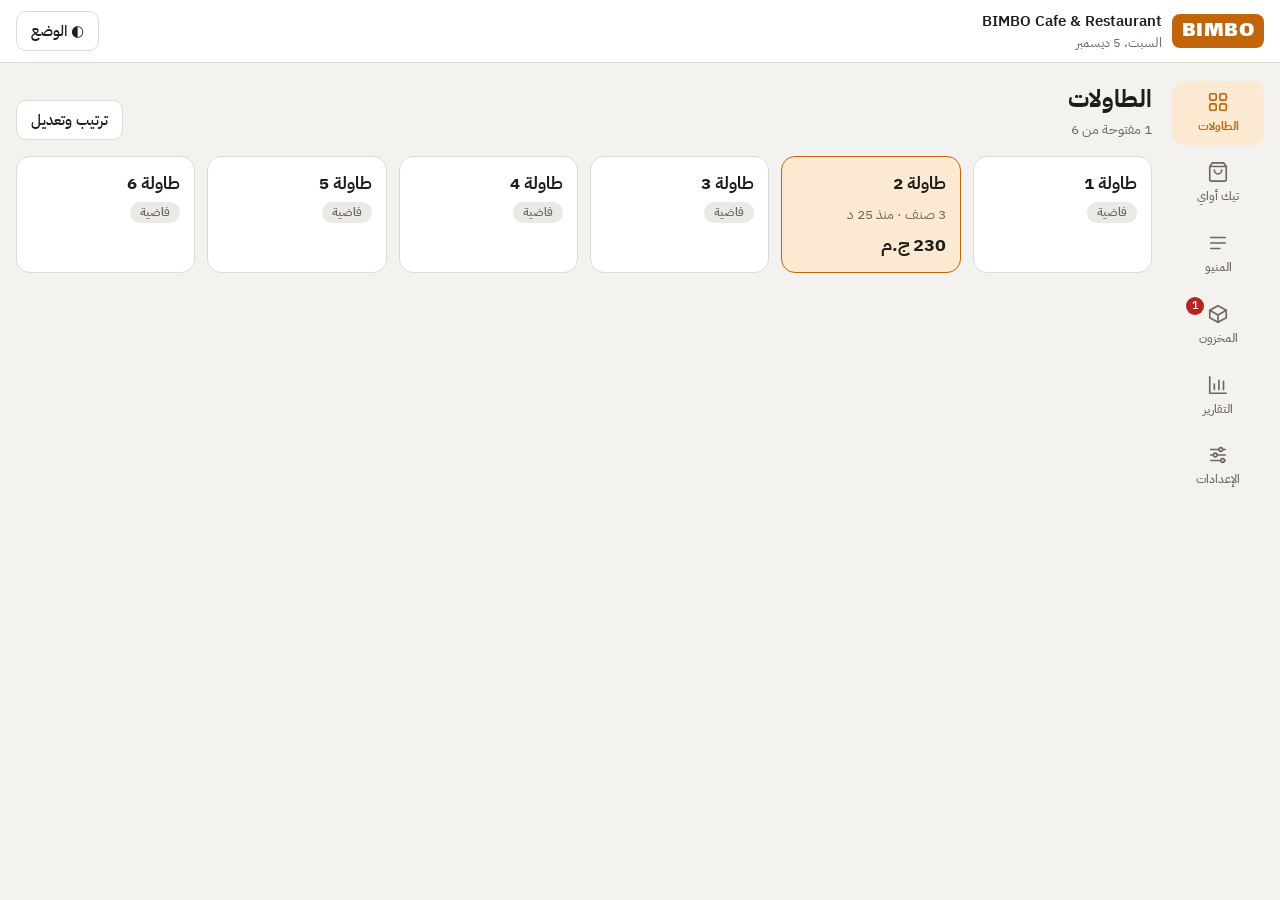
<file: public/assets/aistudio/BIMBO_POS_d96b898b.html>
<!doctype html><html><head><meta charset=utf8><meta name=viewport content="width=device-width,initial-scale=1,viewport-fit=cover"><style>:root{color-scheme:light;box-sizing:border-box;padding-top:env(safe-area-inset-top,0px);padding-bottom:env(safe-area-inset-bottom,0px)}html{scroll-padding-top:env(safe-area-inset-top,0px)}body{margin:0;padding:0;font:14px -apple-system,BlinkMacSystemFont,sans-serif;background:#fff;color:#000}img{max-width:100%}[hidden]:not([hidden=until-found i]){display:none!important}</style></head><body>
<title>BIMBO POS</title>
<meta name="claude:viewport-fit-sides" content="cover">
<link rel="stylesheet" href="https://fonts.googleapis.com/css2?family=IBM+Plex+Sans+Arabic:wght@400;500;600;700&family=Lalezar&display=swap">
<style>
/* Layout: right-hand rail nav (RTL), one working surface; order screen = menu grid + sticky cart */
:root{
  --bg:#f3f2ef;--surface:#fff;--surface2:#ebe9e4;--ink:#1f1d1a;--muted:#6c675f;--line:#dedbd3;
  --accent:#c2650a;--accent-ink:#fff;--accent-soft:#fbe9d2;
  --good:#1f7a4d;--good-soft:#dcf1e5;--warn:#9a5700;--warn-soft:#fdeccd;--bad:#b3261e;--bad-soft:#fadcd9;
  --f-display:'Lalezar','IBM Plex Sans Arabic',system-ui,sans-serif;
  --f-body:'IBM Plex Sans Arabic',system-ui,'Segoe UI',Tahoma,sans-serif;
}
@media (prefers-color-scheme:dark){:root:not([data-theme="light"]){
  --bg:#151412;--surface:#1f1d1a;--surface2:#2a2723;--ink:#f1eee8;--muted:#a39d92;--line:#38342e;
  --accent:#f0a040;--accent-ink:#1a1206;--accent-soft:#3a2a12;
  --good:#5cc790;--good-soft:#16301f;--warn:#e8b04a;--warn-soft:#35280e;--bad:#f2837c;--bad-soft:#3a1815;color-scheme:dark}}
:root[data-theme="dark"]{
  --bg:#151412;--surface:#1f1d1a;--surface2:#2a2723;--ink:#f1eee8;--muted:#a39d92;--line:#38342e;
  --accent:#f0a040;--accent-ink:#1a1206;--accent-soft:#3a2a12;
  --good:#5cc790;--good-soft:#16301f;--warn:#e8b04a;--warn-soft:#35280e;--bad:#f2837c;--bad-soft:#3a1815;color-scheme:dark}
*{box-sizing:border-box}
body{background:var(--bg);color:var(--ink);font:15px/1.5 var(--f-body);font-variant-numeric:tabular-nums}
body::before{content:"";position:fixed;inset:0 0 auto;height:env(safe-area-inset-top,0px);z-index:30;background:var(--surface)}
button,input,select,textarea{font:inherit;color:inherit}
h1,h2,h3{margin:0;font-weight:700}
h1{font-size:1.5rem}h2{font-size:1.15rem}h3{font-size:1rem}
.sub{color:var(--muted);margin:2px 0 0;font-size:.9rem}
.gut{padding-left:max(16px,env(safe-area-inset-left,0px));padding-right:max(16px,env(safe-area-inset-right,0px))}
.hdr{position:sticky;top:env(safe-area-inset-top,0px);z-index:20;background:var(--surface);border-bottom:1px solid var(--line)}
.hdr .in{display:flex;align-items:center;justify-content:space-between;gap:12px;padding-block:10px;max-width:1280px;margin:0 auto}
.brand{display:flex;align-items:center;gap:10px;min-width:0}
.logo{font-family:var(--f-display);font-size:1.5rem;line-height:1;background:var(--accent);color:var(--accent-ink);border-radius:8px;padding:6px 10px 4px;letter-spacing:.5px}
.brand .nm{font-weight:600;white-space:nowrap;overflow:hidden;text-overflow:ellipsis}
.hdr .btn{white-space:nowrap;flex:none}
.brand>div{min-width:0}
.brand .dt{color:var(--muted);font-size:.8rem}
.shell{display:grid;grid-template-columns:92px minmax(0,1fr);gap:20px;max-width:1280px;margin:0 auto;padding-block:18px 28px}
.nav{position:sticky;top:calc(env(safe-area-inset-top,0px) + 72px);align-self:start;display:flex;flex-direction:column;gap:6px}
.nav button{position:relative;display:flex;flex-direction:column;align-items:center;gap:4px;padding:10px 4px;border:0;background:transparent;border-radius:12px;color:var(--muted);cursor:pointer;font-size:.78rem;font-weight:500}
.nav button svg{width:22px;height:22px;stroke:currentColor;fill:none;stroke-width:1.8;stroke-linecap:round;stroke-linejoin:round}
.nav button:hover{background:var(--surface2)}
.nav button[aria-current="page"]{background:var(--accent-soft);color:var(--accent);font-weight:700}
.nav .bdg{position:absolute;top:4px;inset-inline-end:14px;background:var(--bad);color:#fff;border-radius:99px;font-size:.68rem;min-width:18px;height:18px;display:grid;place-items:center;padding:0 4px}
.main{min-width:0}
.phead{display:flex;align-items:flex-end;justify-content:space-between;gap:12px;flex-wrap:wrap;margin-bottom:16px}
.row{display:flex;gap:8px;flex-wrap:wrap;align-items:center}
.btn{border:1px solid var(--line);background:var(--surface);border-radius:10px;padding:8px 14px;cursor:pointer;font-weight:500;min-height:40px}
.btn:hover{border-color:var(--muted)}
.btn.pri{background:var(--accent);border-color:var(--accent);color:var(--accent-ink);font-weight:700}
.btn.danger{color:var(--bad)}
.btn.lg{min-height:52px;font-size:1.05rem;width:100%}
.btn[disabled]{opacity:.45;cursor:not-allowed}
.ibtn{border:1px solid var(--line);background:var(--surface);border-radius:8px;min-width:34px;height:34px;cursor:pointer;padding:0 8px}
:focus-visible{outline:2px solid var(--accent);outline-offset:2px}
input,select,textarea{background:var(--surface);border:1px solid var(--line);border-radius:10px;padding:9px 12px;min-height:40px;width:100%}
textarea{font-family:ui-monospace,Menlo,Consolas,monospace;font-size:.85rem;min-height:180px;direction:ltr;text-align:left}
label.f{display:flex;flex-direction:column;gap:4px;font-size:.85rem;color:var(--muted);font-weight:500}
.fg{display:grid;grid-template-columns:repeat(auto-fit,minmax(150px,1fr));gap:12px}
.card{background:var(--surface);border:1px solid var(--line);border-radius:14px;padding:16px}
.pill{display:inline-block;padding:1px 10px;border-radius:99px;font-size:.78rem;font-weight:600;white-space:nowrap}
.pill.good{background:var(--good-soft);color:var(--good)}.pill.warn{background:var(--warn-soft);color:var(--warn)}.pill.bad{background:var(--bad-soft);color:var(--bad)}.pill.mut{background:var(--surface2);color:var(--muted)}
.tgrid{display:grid;grid-template-columns:repeat(auto-fill,minmax(160px,1fr));gap:12px}
.tcard{display:flex;flex-direction:column;gap:6px;text-align:start;min-height:112px;padding:14px;border:1px solid var(--line);background:var(--surface);border-radius:14px;cursor:pointer}
.tcard b{font-size:1.05rem}
.tcard.busy{border-color:var(--accent);background:var(--accent-soft)}
.tcard .tot{margin-top:auto;font-weight:700;font-size:1.1rem}
.tcard.edit{cursor:grab}
.tcard.over{outline:2px dashed var(--accent)}
.ocols{display:grid;grid-template-columns:minmax(0,1fr) 380px;gap:16px;align-items:start}
.tabs{display:none;gap:8px;margin-bottom:12px}
.tabs button{flex:1}
.tools{display:flex;flex-direction:column;gap:10px;margin-bottom:12px}
.cats{display:flex;gap:8px;overflow-x:auto;padding-bottom:4px}
.chip{border:1px solid var(--line);background:var(--surface);border-radius:99px;padding:6px 14px;cursor:pointer;white-space:nowrap;font-weight:500}
.chip[aria-pressed="true"]{background:var(--ink);color:var(--bg);border-color:var(--ink)}
.grid{display:grid;grid-template-columns:repeat(auto-fill,minmax(140px,1fr));gap:10px}
.tile{display:flex;flex-direction:column;justify-content:space-between;gap:8px;text-align:start;min-height:92px;padding:12px;border:1px solid var(--line);background:var(--surface);border-radius:12px;cursor:pointer}
.tile:hover{border-color:var(--accent)}.tile:active{transform:scale(.98)}
.tile .p{font-weight:700;color:var(--accent)}
.tile .low{color:var(--warn);font-size:.74rem;font-weight:600}
.cart{position:sticky;top:calc(env(safe-area-inset-top,0px) + 70px)}
.line{display:grid;grid-template-columns:1fr auto;gap:4px 10px;padding:10px 0;border-bottom:1px solid var(--line)}
.line .nm{font-weight:600}.line .pr{font-weight:700;text-align:end}
.line input{grid-column:1/-1;min-height:32px;padding:4px 10px;font-size:.85rem}
.stp{display:flex;align-items:center;gap:8px}.stp b{min-width:22px;text-align:center}
.sum{display:flex;justify-content:space-between;padding:3px 0;color:var(--muted)}
.sum.big{color:var(--ink);font-weight:700;font-size:1.3rem;padding-top:8px}
.tw{overflow-x:auto;border:1px solid var(--line);border-radius:14px;background:var(--surface)}
table{border-collapse:collapse;width:100%;min-width:620px}
th,td{padding:10px 12px;text-align:start;border-bottom:1px solid var(--line);white-space:nowrap}
th{font-size:.78rem;color:var(--muted);font-weight:600;background:var(--surface2)}
tr:last-child td{border-bottom:0}
td.n,th.n{text-align:end}
.kpis{display:grid;grid-template-columns:repeat(auto-fit,minmax(150px,1fr));gap:12px;margin-bottom:16px}
.kpi .l{color:var(--muted);font-size:.82rem}.kpi .v{font-size:1.45rem;font-weight:700}
.two{display:grid;grid-template-columns:repeat(auto-fit,minmax(300px,1fr));gap:16px;margin-bottom:16px}
.bars{display:flex;align-items:flex-end;gap:6px;height:170px;padding-top:8px}
.bc{flex:1;min-width:0;display:flex;flex-direction:column;align-items:center;gap:4px;height:100%;justify-content:flex-end}
.bar{width:100%;max-width:34px;background:var(--accent-soft);border:1px solid var(--accent);border-radius:5px 5px 0 0;position:relative;min-height:2px}
.bar i{position:absolute;inset:auto 0 0 0;background:var(--accent);display:block}
.bc small{font-size:.66rem;color:var(--muted)}
.hb{height:8px;background:var(--surface2);border-radius:9px;overflow:hidden}.hb i{display:block;height:100%;background:var(--accent)}
.banner{display:flex;gap:10px;align-items:center;justify-content:space-between;flex-wrap:wrap;background:var(--warn-soft);color:var(--warn);border-radius:12px;padding:10px 14px;margin-bottom:16px;font-weight:500}
.sec{margin:22px 0 10px}
.scrim{position:fixed;inset:0;background:rgba(0,0,0,.55);display:grid;place-items:center;padding:16px;z-index:50}
.dlg{background:var(--surface);border-radius:16px;max-width:560px;width:100%;max-height:90vh;overflow:auto;padding:20px;display:flex;flex-direction:column;gap:14px}
.dlg .acts{display:flex;gap:8px;justify-content:flex-end;flex-wrap:wrap}
.rrow{display:grid;grid-template-columns:1fr 90px 36px;gap:8px;margin-bottom:8px}
.pays{display:grid;grid-template-columns:repeat(3,1fr);gap:8px}
.pays label{border:1px solid var(--line);border-radius:10px;padding:10px;text-align:center;cursor:pointer;font-weight:600}
.pays input{display:none}.pays label:has(input:checked){background:var(--accent);color:var(--accent-ink);border-color:var(--accent)}
#toast{position:fixed;inset-inline:0;bottom:calc(88px + env(safe-area-inset-bottom,0px));display:flex;justify-content:center;pointer-events:none;z-index:60}
#toast span{background:var(--ink);color:var(--bg);padding:10px 18px;border-radius:99px;font-weight:600;opacity:0;transform:translateY(8px);transition:.2s}
#toast.show span{opacity:1;transform:none}
.empty{padding:28px;text-align:center;color:var(--muted)}
.receipt{font-family:ui-monospace,Menlo,monospace;font-size:.85rem;background:var(--surface2);border-radius:10px;padding:14px;white-space:pre-wrap;direction:rtl}
@media (max-width:900px){
  .ocols{grid-template-columns:minmax(0,1fr)}
  .tabs{display:flex}
  .ocols[data-tab="menu"] .cart,.ocols[data-tab="cart"] .menuc{display:none}
  .cart{position:static}
}
@media (max-width:860px){
  .shell{grid-template-columns:minmax(0,1fr);padding-bottom:96px}
  .nav{position:fixed;inset:auto 0 0 0;top:auto;z-index:25;flex-direction:row;justify-content:space-around;gap:0;background:var(--surface);border-top:1px solid var(--line);padding:4px max(6px,env(safe-area-inset-left,0px)) calc(4px + env(safe-area-inset-bottom,0px)) max(6px,env(safe-area-inset-right,0px))}
  .nav button{flex:1;padding:6px 2px;font-size:.68rem}
  .brand .dt{display:none}
  .hdr .btn{padding:8px 10px}
}
@media (prefers-reduced-motion:reduce){*{transition:none!important}}
</style>

<div id="root" dir="rtl" lang="ar">
  <header class="hdr"><div class="in gut" id="hdr"></div></header>
  <div class="shell gut"><nav class="nav" id="nav" aria-label="التنقل"></nav><main class="main" id="main"></main></div>
</div>
<div id="modal"></div>
<div id="toast" aria-live="polite"><span></span></div>

<script>
(function(){
'use strict';
const $=(s,r=document)=>r.querySelector(s);
const esc=s=>String(s??'').replace(/[&<>"']/g,c=>({'&':'&amp;','<':'&lt;','>':'&gt;','"':'&quot;',"'":'&#39;'}[c]));
const uid=()=>Math.random().toString(36).slice(2,9);
const r2=n=>Math.round((n+Number.EPSILON)*100)/100, r3=n=>Math.round(n*1000)/1000;
const num=v=>parseFloat(String(v??'').replace(/[٠-٩]/g,d=>'٠١٢٣٤٥٦٧٨٩'.indexOf(d)).replace(',','.'))||0;
const PAY={cash:'نقدي',card:'بطاقة',wallet:'محفظة'};
const KEY='bimbo-pos-v2';

/* ---------- storage ---------- */
let S;
function save(){try{localStorage.setItem(KEY,JSON.stringify(S))}catch(e){}}
function load(){try{const r=localStorage.getItem(KEY);if(r){const o=JSON.parse(r);if(o&&o.items&&o.tables)return o}}catch(e){}return seed()}
function rng(a){return function(){a|=0;a=a+0x6D2B79F5|0;let t=Math.imul(a^a>>>15,1|a);t=t+Math.imul(t^t>>>7,61|t)^t;return((t^t>>>14)>>>0)/4294967296}}

function seed(){
  const ings=[['بن إسبريسو','جم',0.8,5000,800],['لبن','مل',0.04,20000,4000],['سكر','جم',0.03,10000,1500],['شاي','جم',0.25,2000,300],
    ['شوكولاتة','جم',0.4,250,300],['ليمون','حبة',1.5,120,30],['كوب ورقي','قطعة',2.5,400,80],['عيش برجر','قطعة',4,150,40],
    ['لحم برجر','جم',0.35,12000,2500],['جبنة شيدر','شريحة',3,200,50],['بطاطس','جم',0.06,15000,3000]]
    .map(([name,unit,cost,stock,min])=>({id:uid(),name,unit,cost,stock,min}));
  const I=n=>ings.find(x=>x.name===n).id;
  const items=[
    ['اسبريسو','مشروبات ساخنة',30,0,[['بن إسبريسو',18],['كوب ورقي',1]]],
    ['كابتشينو','مشروبات ساخنة',55,0,[['بن إسبريسو',18],['لبن',150],['كوب ورقي',1]]],
    ['لاتيه','مشروبات ساخنة',60,0,[['بن إسبريسو',18],['لبن',200],['كوب ورقي',1]]],
    ['موكا','مشروبات ساخنة',65,0,[['بن إسبريسو',18],['لبن',150],['شوكولاتة',20],['كوب ورقي',1]]],
    ['شاي','مشروبات ساخنة',15,0,[['شاي',3],['سكر',10],['كوب ورقي',1]]],
    ['ليمونادة','مشروبات باردة',35,0,[['ليمون',2],['سكر',20],['كوب ورقي',1]]],
    ['آيس لاتيه','مشروبات باردة',65,0,[['بن إسبريسو',18],['لبن',200],['كوب ورقي',1]]],
    ['برجر كلاسيك','برجر',110,3,[['عيش برجر',1],['لحم برجر',120],['جبنة شيدر',1]]],
    ['تشيز برجر دبل','برجر',160,3,[['عيش برجر',1],['لحم برجر',240],['جبنة شيدر',2]]],
    ['بطاطس مقلية','جانبي',40,2,[['بطاطس',200]]],
  ].map(([name,cat,price,extra,rc])=>({id:uid(),name,cat,price,extra,recipe:rc.map(([n,q])=>({ing:I(n),q}))}));
  const tables=[1,2,3,4,5,6].map(n=>({id:uid(),name:'طاولة '+n,order:null}));
  tables[1].order={openedAt:Date.now()-25*60000,lines:[{id:items[2].id,qty:2,note:'من غير سكر'},{id:items[7].id,qty:1,note:''}]};
  S={v:2,settings:{name:'BIMBO Cafe & Restaurant',cur:'ج.م',svc:0,tax:0},ings,items,tables,take:{lines:[]},sales:[],arch:[],counter:1000};
  const R=rng(7);const now=new Date();
  for(let d=34;d>=0;d--){
    const n=8+Math.floor(R()*14);
    for(let k=0;k<n;k++){
      const dt=new Date(now.getFullYear(),now.getMonth(),now.getDate()-d,10+Math.floor(R()*13),Math.floor(R()*60));
      if(dt>now)continue;
      const lines=[];const m=1+Math.floor(R()*3);
      for(let j=0;j<m;j++){const it=items[Math.floor(R()*items.length)];const ex=lines.find(l=>l.id===it.id);if(ex)ex.qty++;else lines.push({id:it.id,qty:1+Math.floor(R()*2),note:''})}
      const L=resolve(lines).map(({rec,...x})=>x);const c=calc(L,null);
      S.sales.push({id:uid(),no:S.counter++,ts:dt.getTime(),type:R()<.3?'take':'table',table:'طاولة '+(1+Math.floor(R()*6)),lines:L,sub:c.sub,disc:0,svc:0,tax:0,total:c.total,net:c.sub,cost:r2(c.cost),pay:['cash','cash','card','wallet'][Math.floor(R()*4)],demo:true});
    }
  }
  return S;
}

/* ---------- domain ---------- */
const ing=id=>S.ings.find(x=>x.id===id);
const itemCost=it=>(+it.extra||0)+it.recipe.reduce((a,r)=>{const g=ing(r.ing);return a+(g?g.cost*r.q:0)},0);
const marg=it=>it.price>0?(it.price-itemCost(it))/it.price*100:0;
const mcls=p=>p>=60?'good':p>=40?'warn':'bad';
function resolve(lines){return lines.map(l=>{const it=S.items.find(x=>x.id===l.id);if(!it)return null;
  return{id:it.id,name:it.name,price:it.price,cost:itemCost(it),qty:l.qty,note:l.note||'',rec:it.recipe.map(r=>[r.ing,r.q])}}).filter(Boolean)}
function calc(L,disc){
  const sub=r2(L.reduce((a,l)=>a+l.price*l.qty,0)),cost=L.reduce((a,l)=>a+l.cost*l.qty,0);
  let d=0;if(disc&&disc.v>0)d=disc.t==='pct'?sub*Math.min(disc.v,100)/100:Math.min(disc.v,sub);
  d=r2(d);const base=sub-d;
  const svc=r2(base*(S.settings.svc||0)/100),tax=r2(base*(S.settings.tax||0)/100);
  return{sub,discount:d,net:r2(base),svc,tax,total:r2(base+svc+tax),cost};
}
const money=n=>new Intl.NumberFormat('en-US',{maximumFractionDigits:2}).format(n||0)+' '+S.settings.cur;
const dayKey=ts=>{const d=new Date(ts);return d.getFullYear()+'-'+String(d.getMonth()+1).padStart(2,'0')+'-'+String(d.getDate()).padStart(2,'0')};
const monKey=ts=>dayKey(ts).slice(0,7);
const AR='ar-EG-u-nu-latn';
const fTime=ts=>new Date(ts).toLocaleTimeString(AR,{hour:'2-digit',minute:'2-digit'});
const fDay=ts=>new Date(ts).toLocaleDateString(AR,{day:'numeric',month:'short'});
const fMon=k=>new Date(k+'-15').toLocaleDateString(AR,{month:'long',year:'numeric'});
const since=ts=>{const m=Math.max(1,Math.round((Date.now()-ts)/60000));return m<60?m+' د':Math.floor(m/60)+' س '+(m%60)+' د'};

/* ---------- ui state ---------- */
const ui={view:'tables',ctx:null,cat:'الكل',q:'',edit:false,period:'month',msort:'name',otab:'menu',ds:'menu'};
let modalSubmit=null,modalOk=null,tt;
const tableOf=()=>S.tables.find(t=>t.id===ui.ctx.id);
function getOrder(){if(ui.ctx.kind==='table'){const t=tableOf();if(!t.order)t.order={openedAt:Date.now(),lines:[]};return t.order}return S.take}
function toast(m){const t=$('#toast');t.firstChild.textContent=m;t.classList.add('show');clearTimeout(tt);tt=setTimeout(()=>t.classList.remove('show'),2400)}
function modal(html,submit){modalSubmit=submit||null;$('#modal').innerHTML=`<div class="scrim" data-act="scrim"><div class="dlg" role="dialog" aria-modal="true">${html}</div></div>`;const f=$('#modal input:not([type=hidden]):not([type=radio]),#modal select');if(f&&!f.closest('[data-nofocus]'))try{f.focus()}catch(e){}}
function closeModal(){$('#modal').innerHTML='';modalSubmit=null;modalOk=null}
function ask(msg,label,fn){modalOk=fn;modal(`<h3>${msg}</h3><div class="acts"><button class="btn" data-act="mclose">إلغاء</button><button class="btn pri" data-act="mok">${label}</button></div>`)}

/* ---------- icons / shell ---------- */
const IC={
  tables:'<rect x="3" y="3" width="7" height="7" rx="1.5"/><rect x="14" y="3" width="7" height="7" rx="1.5"/><rect x="3" y="14" width="7" height="7" rx="1.5"/><rect x="14" y="14" width="7" height="7" rx="1.5"/>',
  take:'<path d="M6 2 3 6v14a2 2 0 0 0 2 2h14a2 2 0 0 0 2-2V6l-3-4z"/><path d="M3 6h18"/><path d="M16 10a4 4 0 0 1-8 0"/>',
  menu:'<path d="M4 6h16M4 12h16M4 18h10"/>',
  stock:'<path d="M21 8l-9-5-9 5v8l9 5 9-5z"/><path d="M3 8l9 5 9-5M12 13v8"/>',
  reports:'<path d="M3 3v18h18"/><path d="M8 17v-6M13 17V7M18 17v-9"/>',
  data:'<path d="M4 6h8M18 6h2M4 12h2M12 12h8M4 18h10M20 18h0"/><circle cx="15" cy="6" r="2"/><circle cx="9" cy="12" r="2"/><circle cx="17" cy="18" r="2"/>'
};
const NAV=[['tables','الطاولات'],['take','تيك أواي'],['menu','المنيو'],['stock','المخزون'],['reports','التقارير'],['data','الإعدادات']];
const lowCount=()=>S.ings.filter(g=>g.stock<=g.min).length;
function renderShell(){
  $('#hdr').innerHTML=`<div class="brand"><span class="logo">BIMBO</span><div><div class="nm">${esc(S.settings.name)}</div><div class="dt">${new Date().toLocaleDateString(AR,{weekday:'long',day:'numeric',month:'long'})}</div></div></div>
  <button class="btn" data-act="theme" aria-label="تبديل الوضع الليلي">◐ الوضع</button>`;
  $('#nav').innerHTML=NAV.map(([k,l])=>`<button data-act="nav" data-v="${k}" ${ui.view===k?'aria-current="page"':''}><svg viewBox="0 0 24 24" aria-hidden="true">${IC[k==='data'?'data':k]}</svg>${l}${k==='stock'&&lowCount()?`<span class="bdg">${lowCount()}</span>`:''}</button>`).join('');
}
function render(){
  renderShell();
  const m=$('#main');
  if(ui.ctx&&(ui.view==='tables'||ui.view==='take'))m.innerHTML=pageOrder();
  else m.innerHTML={tables:pageTables,take:pageTables,menu:pageMenu,stock:pageStock,reports:pageReports,data:pageData}[ui.view]();
}

/* ---------- tables ---------- */
function pageTables(){
  const open=S.tables.filter(t=>t.order&&t.order.lines.length).length;
  return `<div class="phead"><div><h1>الطاولات</h1><p class="sub">${open} مفتوحة من ${S.tables.length}</p></div>
  <div class="row">${ui.edit?'<button class="btn" data-act="add-table">+ طاولة</button>':''}<button class="btn ${ui.edit?'pri':''}" data-act="toggle-edit">${ui.edit?'تم':'ترتيب وتعديل'}</button></div></div>
  ${ui.edit?'<p class="sub" style="margin-bottom:12px">اسحب الطاولة لمكان جديد أو استخدم الأسهم. السهم يمين = قبل، السهم شمال = بعد.</p>':''}
  <div class="tgrid">${S.tables.map(tcard).join('')}</div>`;
}
function tcard(t){
  const L=resolve(t.order?t.order.lines:[]),c=calc(L,null),busy=L.length>0;
  if(ui.edit)return `<div class="tcard edit" draggable="true" data-id="${t.id}"><b>${esc(t.name)}</b>
    <span class="pill ${busy?'warn':'mut'}">${busy?'مفتوحة':'فاضية'}</span>
    <div class="row" style="margin-top:auto"><button class="ibtn" data-act="mv" data-id="${t.id}" data-d="-1" aria-label="قبل">→</button><button class="ibtn" data-act="mv" data-id="${t.id}" data-d="1" aria-label="بعد">←</button><button class="ibtn" data-act="ren-table" data-id="${t.id}">اسم</button><button class="ibtn" data-act="del-table" data-id="${t.id}" ${busy?'disabled':''}>حذف</button></div></div>`;
  return `<button class="tcard ${busy?'busy':''}" data-act="open-table" data-id="${t.id}"><b>${esc(t.name)}</b>
    ${busy?`<span class="sub">${L.reduce((a,l)=>a+l.qty,0)} صنف · منذ ${since(t.order.openedAt)}</span><span class="tot">${money(c.sub)}</span>`:'<span class="pill mut" style="align-self:flex-start">فاضية</span>'}</button>`;
}

/* ---------- order screen ---------- */
function gridHTML(){
  const q=ui.q.trim();
  const L=S.items.filter(i=>(ui.cat==='الكل'||i.cat===ui.cat)&&(!q||i.name.includes(q)));
  if(!L.length)return '<div class="empty" style="grid-column:1/-1">مفيش أصناف مطابقة</div>';
  return L.map(i=>{const ok=i.recipe.every(r=>{const g=ing(r.ing);return !g||g.stock>=r.q});
    return `<button class="tile" data-act="add" data-id="${i.id}"><span style="font-weight:600">${esc(i.name)}</span><span><span class="p">${money(i.price)}</span>${ok?'':'<br><span class="low">مخزون قليل</span>'}</span></button>`}).join('');
}
function ctabHTML(){const o=getOrder(),L=resolve(o.lines);return `طلب (${L.reduce((a,l)=>a+l.qty,0)}) · ${money(calc(L,null).sub)}`}
function cartHTML(){
  const o=getOrder(),L=resolve(o.lines),c=calc(L,null);
  const body=L.length?L.map(l=>`<div class="line"><div><div class="nm">${esc(l.name)}</div><div class="sub">${money(l.price)}</div></div>
    <div class="stp"><button class="ibtn" data-act="dec" data-id="${l.id}" aria-label="نقص">−</button><b>${l.qty}</b><button class="ibtn" data-act="inc" data-id="${l.id}" aria-label="زيادة">+</button></div>
    <input data-act="note" data-id="${l.id}" value="${esc(l.note)}" placeholder="ملاحظة (مثلاً: من غير سكر)" aria-label="ملاحظة"></div>`).join(''):'<div class="empty">اضغط على صنف من المنيو لإضافته</div>';
  const svc=S.settings.svc?`<div class="sum"><span>خدمة ${S.settings.svc}%</span><span>${money(c.svc)}</span></div>`:'',tax=S.settings.tax?`<div class="sum"><span>ضريبة ${S.settings.tax}%</span><span>${money(c.tax)}</span></div>`:'';
  return `${body}<div style="margin-top:8px"><div class="sum"><span>الإجمالي الفرعي</span><span>${money(c.sub)}</span></div>${svc}${tax}<div class="sum big"><span>المطلوب</span><span>${money(c.total)}</span></div></div>
  <div class="row" style="margin-top:12px;flex-wrap:nowrap"><button class="btn lg pri" data-act="pay" ${L.length?'':'disabled'}>دفع وإنهاء</button>${L.length?'<button class="btn danger" style="min-height:52px" data-act="clear-order">إفراغ</button>':''}</div>`;
}
function pageOrder(){
  const cats=['الكل',...new Set(S.items.map(i=>i.cat))];
  const title=ui.ctx.kind==='table'?esc(tableOf().name):'طلب تيك أواي';
  const o=getOrder();
  return `<div class="phead"><div class="row">${ui.ctx.kind==='table'?'<button class="btn" data-act="back">→ الطاولات</button>':''}<div><h1>${title}</h1>${ui.ctx.kind==='table'?`<p class="sub">فُتحت ${fTime(o.openedAt)}</p>`:'<p class="sub">دفع سريع بدون طاولة</p>'}</div></div></div>
  <div class="tabs"><button class="btn ${ui.otab==='menu'?'pri':''}" data-act="otab" data-t="menu">المنيو</button><button class="btn ${ui.otab==='cart'?'pri':''}" id="ctab" data-act="otab" data-t="cart">${ctabHTML()}</button></div>
  <div class="ocols" data-tab="${ui.otab}">
    <section class="menuc"><div class="tools"><input id="q" type="search" placeholder="ابحث عن صنف…" value="${esc(ui.q)}" aria-label="بحث"><div class="cats">${cats.map(c=>`<button class="chip" data-act="cat" data-c="${esc(c)}" aria-pressed="${ui.cat===c}">${esc(c)}</button>`).join('')}</div></div><div class="grid" id="grid">${gridHTML()}</div></section>
    <aside class="cart card" id="cartwrap">${cartHTML()}</aside></div>`;
}
function refreshOrder(){const c=$('#cartwrap');if(c)c.innerHTML=cartHTML();const t=$('#ctab');if(t)t.innerHTML=ctabHTML()}
function openCheckout(){
  const o=getOrder(),L=resolve(o.lines);if(!L.length)return;
  modal(`<form id="mf" data-live="co"><h2 style="margin-bottom:12px">إنهاء الطلب</h2>
    <div id="cosum"></div>
    <div class="fg" style="margin:12px 0"><label class="f">خصم<select name="dt"><option value="amt">مبلغ (${esc(S.settings.cur)})</option><option value="pct">نسبة %</option></select></label><label class="f">قيمة الخصم<input name="dv" type="number" min="0" step="any" inputmode="decimal" value="0"></label></div>
    <div class="pays" style="margin-bottom:12px">${Object.entries(PAY).map(([k,v],i)=>`<label><input type="radio" name="pay" value="${k}" ${i?'':'checked'}>${v}</label>`).join('')}</div>
    <label class="f" id="recw" style="margin-bottom:12px">المبلغ المستلم (نقدي)<input name="rv" type="number" min="0" step="any" inputmode="decimal" placeholder="اختياري"></label>
    <div class="acts"><button type="button" class="btn" data-act="mclose">رجوع</button><button class="btn pri" type="submit">تأكيد الدفع</button></div></form>`,fd=>{
      finishSale({t:fd.get('dt'),v:num(fd.get('dv'))},fd.get('pay'),num(fd.get('rv')))});
  coRefresh();
}
function coRefresh(){
  const f=$('#mf');if(!f)return;const fd=new FormData(f);
  const c=calc(resolve(getOrder().lines),{t:fd.get('dt'),v:num(fd.get('dv'))}),cash=fd.get('pay')==='cash',rv=num(fd.get('rv'));
  $('#recw').hidden=!cash;
  $('#cosum').innerHTML=`<div class="sum"><span>الإجمالي الفرعي</span><span>${money(c.sub)}</span></div>${c.discount?`<div class="sum"><span>خصم</span><span>− ${money(c.discount)}</span></div>`:''}${c.svc?`<div class="sum"><span>خدمة</span><span>${money(c.svc)}</span></div>`:''}${c.tax?`<div class="sum"><span>ضريبة</span><span>${money(c.tax)}</span></div>`:''}<div class="sum big"><span>المطلوب</span><span>${money(c.total)}</span></div>${cash&&rv>0?`<div class="sum"><span>الباقي للعميل</span><b style="color:${rv>=c.total?'var(--good)':'var(--bad)'}">${rv>=c.total?money(rv-c.total):'ناقص '+money(c.total-rv)}</b></div>`:''}`;
}
function finishSale(disc,pay,recv){
  const o=getOrder(),L=resolve(o.lines),c=calc(L,disc);if(!L.length)return;
  const sale={id:uid(),no:S.counter++,ts:Date.now(),type:ui.ctx.kind==='table'?'table':'take',table:ui.ctx.kind==='table'?tableOf().name:'',lines:L,sub:c.sub,disc:c.discount,svc:c.svc,tax:c.tax,total:c.total,net:c.net,cost:r2(c.cost),pay,recv};
  S.sales.push(sale);
  L.forEach(l=>l.rec.forEach(([g,q])=>{const x=ing(g);if(x)x.stock=Math.max(0,r3(x.stock-q*l.qty))}));
  if(ui.ctx.kind==='table'){tableOf().order=null;ui.ctx=null}else S.take={lines:[]};
  save();render();
  const txt=receiptText(sale);
  modal(`<h2>تم الدفع · فاتورة #${sale.no}</h2><div class="receipt">${esc(txt)}</div><div class="acts"><button class="btn" data-act="copy-receipt">نسخ الإيصال</button><button class="btn pri" data-act="mclose">تم</button></div>`);
  window._rc=txt;
}
function receiptText(s){
  const w=(a,b)=>a+' '.repeat(Math.max(1,30-a.length-b.length))+b;
  return [S.settings.name,fDay(s.ts)+' '+fTime(s.ts)+' · #'+s.no,s.type==='table'?s.table:'تيك أواي','------------------------------',
    ...s.lines.map(l=>w(l.qty+'× '+l.name,money(l.price*l.qty))),'------------------------------',
    w('الفرعي',money(s.sub)),...(s.disc?[w('خصم','-'+money(s.disc))]:[]),...(s.svc?[w('خدمة',money(s.svc))]:[]),...(s.tax?[w('ضريبة',money(s.tax))]:[]),
    w('الإجمالي',money(s.total)),w('الدفع',PAY[s.pay]||'')].join('\n');
}

/* ---------- menu ---------- */
function pageMenu(){
  let L=[...S.items];
  const key={name:(a,b)=>a.name.localeCompare(b.name,'ar'),margin:(a,b)=>marg(b)-marg(a),profit:(a,b)=>(b.price-itemCost(b))-(a.price-itemCost(a))}[ui.msort];
  L.sort(key);
  const worst=[...S.items].sort((a,b)=>marg(a)-marg(b))[0];
  return `<div class="phead"><div><h1>المنيو والتكلفة</h1><p class="sub">${S.items.length} صنف${worst?` · أقل هامش: ${esc(worst.name)} (${Math.round(marg(worst))}%)`:''}</p></div>
  <div class="row"><select data-act="msort" style="width:auto" aria-label="ترتيب"><option value="name" ${ui.msort==='name'?'selected':''}>ترتيب: الاسم</option><option value="margin" ${ui.msort==='margin'?'selected':''}>ترتيب: الهامش</option><option value="profit" ${ui.msort==='profit'?'selected':''}>ترتيب: الربح</option></select><button class="btn pri" data-act="new-item">+ صنف</button></div></div>
  <div class="tw"><table><thead><tr><th>الصنف</th><th>الفئة</th><th class="n">التكلفة</th><th class="n">السعر</th><th class="n">الربح</th><th>الهامش</th><th></th></tr></thead><tbody>
  ${L.map(i=>{const c=itemCost(i),p=marg(i);return `<tr><td><b>${esc(i.name)}</b></td><td>${esc(i.cat)}</td><td class="n">${money(c)}</td><td class="n">${money(i.price)}</td><td class="n">${money(i.price-c)}</td><td><span class="pill ${mcls(p)}">${Math.round(p)}%</span></td><td class="n"><button class="ibtn" data-act="edit-item" data-id="${i.id}">تعديل</button> <button class="ibtn" data-act="del-item" data-id="${i.id}">حذف</button></td></tr>`}).join('')||'<tr><td colspan="7" class="empty">لسه مفيش أصناف</td></tr>'}
  </tbody></table></div>`;
}
function rrow(r){return `<div class="rrow"><select name="ri">${S.ings.map(g=>`<option value="${g.id}" ${r&&r.ing===g.id?'selected':''}>${esc(g.name)} (${esc(g.unit)})</option>`).join('')}</select><input name="rq" type="number" min="0" step="any" inputmode="decimal" value="${r?r.q:''}" placeholder="الكمية"><button type="button" class="ibtn" data-act="rdel" aria-label="حذف">×</button></div>`}
function itemModal(id){
  const it=id?S.items.find(x=>x.id===id):{name:'',cat:ui.cat!=='الكل'?ui.cat:'',price:'',extra:0,recipe:[]};
  modal(`<form id="mf" data-live="item"><h2 style="margin-bottom:12px">${id?'تعديل صنف':'صنف جديد'}</h2>
  <div class="fg"><label class="f">الاسم<input name="name" required value="${esc(it.name)}"></label><label class="f">الفئة<input name="cat" required list="catl" value="${esc(it.cat)}"><datalist id="catl">${[...new Set(S.items.map(i=>i.cat))].map(c=>`<option value="${esc(c)}">`).join('')}</datalist></label>
  <label class="f">سعر البيع<input name="price" type="number" min="0" step="any" inputmode="decimal" required value="${it.price}"></label><label class="f">تكلفة إضافية (تغليف…)<input name="extra" type="number" min="0" step="any" inputmode="decimal" value="${it.extra||0}"></label></div>
  <h3 style="margin:16px 0 8px">الوصفة (المكونات لكل وحدة)</h3><div id="rrows">${it.recipe.map(rrow).join('')}</div>
  ${S.ings.length?'<button type="button" class="btn" data-act="radd">+ مكوّن</button>':'<p class="sub">ضيف مكونات من صفحة المخزون الأول.</p>'}
  <div class="card" style="margin-top:14px;display:flex;justify-content:space-between;gap:10px;flex-wrap:wrap"><span>التكلفة: <b id="icost"></b></span><span>الربح: <b id="iprof"></b></span><span id="imarg"></span></div>
  <div class="acts" style="margin-top:14px"><button type="button" class="btn" data-act="mclose">إلغاء</button><button class="btn pri" type="submit">حفظ</button></div></form>`,fd=>{
    const rec=[...$('#mf').querySelectorAll('.rrow')].map(r=>({ing:r.querySelector('select').value,q:num(r.querySelector('input').value)})).filter(r=>r.q>0);
    const o={name:fd.get('name').trim(),cat:fd.get('cat').trim(),price:num(fd.get('price')),extra:num(fd.get('extra')),recipe:rec};
    if(id)Object.assign(it,o);else S.items.push({id:uid(),...o});
    save();closeModal();render();toast('تم حفظ الصنف')});
  itemRefresh();
}
function itemRefresh(){
  const f=$('#mf');if(!f||!$('#icost'))return;
  const rec=[...f.querySelectorAll('.rrow')].map(r=>({ing:r.querySelector('select').value,q:num(r.querySelector('input').value)}));
  const it={price:num(f.price.value),extra:num(f.extra.value),recipe:rec},c=itemCost(it),p=marg(it);
  $('#icost').textContent=money(c);$('#iprof').textContent=money(it.price-c);$('#imarg').innerHTML=`<span class="pill ${mcls(p)}">هامش ${Math.round(p)}%</span>`;
}

/* ---------- stock ---------- */
function pageStock(){
  const val=S.ings.reduce((a,g)=>a+g.stock*g.cost,0),low=S.ings.filter(g=>g.stock<=g.min);
  return `<div class="phead"><div><h1>المخزون</h1><p class="sub">قيمة المخزون ${money(val)}</p></div><button class="btn pri" data-act="new-ing">+ مكوّن</button></div>
  ${low.length?`<div class="banner"><span>${low.length} مكوّن محتاج توريد: ${low.map(g=>esc(g.name)).join('، ')}</span></div>`:''}
  <div class="tw"><table><thead><tr><th>المكوّن</th><th>الوحدة</th><th class="n">التكلفة/وحدة</th><th class="n">المتوفر</th><th class="n">الحد الأدنى</th><th>الحالة</th><th></th></tr></thead><tbody>
  ${S.ings.map(g=>{const st=g.stock<=0?['bad','نفد']:g.stock<=g.min?['warn','منخفض']:['good','متوفر'];return `<tr><td><b>${esc(g.name)}</b></td><td>${esc(g.unit)}</td><td class="n">${money(g.cost)}</td><td class="n">${g.stock}</td><td class="n">${g.min}</td><td><span class="pill ${st[0]}">${st[1]}</span></td><td class="n"><button class="ibtn" data-act="restock" data-id="${g.id}">+ توريد</button> <button class="ibtn" data-act="edit-ing" data-id="${g.id}">تعديل</button> <button class="ibtn" data-act="del-ing" data-id="${g.id}">حذف</button></td></tr>`}).join('')||'<tr><td colspan="7" class="empty">ضيف أول مكوّن</td></tr>'}
  </tbody></table></div><p class="sub" style="margin-top:10px">المخزون بيتخصم تلقائي مع كل بيع حسب وصفة الصنف.</p>`;
}
function ingModal(id){
  const g=id?ing(id):{name:'',unit:'جم',cost:'',stock:0,min:0};
  modal(`<form id="mf"><h2 style="margin-bottom:12px">${id?'تعديل مكوّن':'مكوّن جديد'}</h2><div class="fg"><label class="f">الاسم<input name="name" required value="${esc(g.name)}"></label><label class="f">الوحدة<input name="unit" required value="${esc(g.unit)}"></label>
  <label class="f">تكلفة الوحدة<input name="cost" type="number" min="0" step="any" inputmode="decimal" required value="${g.cost}"></label><label class="f">المتوفر<input name="stock" type="number" min="0" step="any" inputmode="decimal" value="${g.stock}"></label><label class="f">الحد الأدنى للتنبيه<input name="min" type="number" min="0" step="any" inputmode="decimal" value="${g.min}"></label></div>
  <div class="acts" style="margin-top:14px"><button type="button" class="btn" data-act="mclose">إلغاء</button><button class="btn pri" type="submit">حفظ</button></div></form>`,fd=>{
    const o={name:fd.get('name').trim(),unit:fd.get('unit').trim(),cost:num(fd.get('cost')),stock:num(fd.get('stock')),min:num(fd.get('min'))};
    if(id)Object.assign(g,o);else S.ings.push({id:uid(),...o});save();closeModal();render();toast('تم الحفظ')});
}

/* ---------- reports ---------- */
const PERIODS=[['today','اليوم'],['week','آخر 7 أيام'],['month','الشهر الحالي'],['all','كل المفتوح']];
function inPeriod(ts){const now=new Date(),p=ui.period;if(p==='all')return true;if(p==='today')return dayKey(ts)===dayKey(now);
  if(p==='month')return monKey(ts)===monKey(now);return ts>=new Date(now.getFullYear(),now.getMonth(),now.getDate()-6).getTime()}
function summarize(sales){
  const net=sales.reduce((a,s)=>a+s.net,0),cost=sales.reduce((a,s)=>a+s.cost,0),m={};
  sales.forEach(s=>s.lines.forEach(l=>{const x=m[l.name]||(m[l.name]={name:l.name,qty:0,rev:0,profit:0});x.qty+=l.qty;x.rev+=l.price*l.qty;x.profit+=(l.price-l.cost)*l.qty}));
  return{count:sales.length,net:r2(net),cost:r2(cost),profit:r2(net-cost),top:Object.values(m).sort((a,b)=>b.qty-a.qty)};
}
function pageReports(){
  const P=S.sales.filter(s=>inPeriod(s.ts)),T=summarize(P),mg=T.net?T.profit/T.net*100:0;
  const days=[];for(let d=13;d>=0;d--){const dt=new Date();dt.setDate(dt.getDate()-d);days.push(dayKey(dt.getTime()))}
  const byDay=days.map(k=>{const L=S.sales.filter(s=>dayKey(s.ts)===k);const n=L.reduce((a,s)=>a+s.net,0),c=L.reduce((a,s)=>a+s.cost,0);return{k,n,p:n-c}});
  const mx=Math.max(1,...byDay.map(d=>d.n));
  const pay=Object.keys(PAY).map(k=>({k,v:P.filter(s=>s.pay===k).reduce((a,s)=>a+s.total,0)})),pt=pay.reduce((a,x)=>a+x.v,0)||1;
  const months=[...new Set(S.sales.map(s=>monKey(s.ts)))].sort(),cur=monKey(Date.now());
  const demo=S.sales.some(s=>s.demo);
  return `<div class="phead"><div><h1>التقارير</h1><p class="sub">المبيعات بعد الخصم وقبل الخدمة والضريبة</p></div><div class="row">${PERIODS.map(([k,l])=>`<button class="chip" data-act="period" data-p="${k}" aria-pressed="${ui.period===k}">${l}</button>`).join('')}</div></div>
  ${demo?'<div class="banner"><span>التقارير دي فيها فواتير تجريبية للتوضيح.</span><button class="btn" data-act="clear-demo">مسح الفواتير التجريبية</button></div>':''}
  <div class="kpis"><div class="card kpi"><div class="l">المبيعات</div><div class="v">${money(T.net)}</div></div><div class="card kpi"><div class="l">التكلفة</div><div class="v">${money(T.cost)}</div></div><div class="card kpi"><div class="l">صافي الربح</div><div class="v" style="color:var(--good)">${money(T.profit)}</div></div><div class="card kpi"><div class="l">هامش الربح</div><div class="v">${Math.round(mg)}%</div></div><div class="card kpi"><div class="l">عدد الفواتير</div><div class="v">${T.count}</div></div><div class="card kpi"><div class="l">متوسط الفاتورة</div><div class="v">${money(T.count?T.net/T.count:0)}</div></div></div>
  <div class="two"><div class="card"><h3>آخر 14 يوم</h3><p class="sub">الارتفاع = المبيعات، الجزء الغامق = الربح</p><div class="bars">${byDay.map(d=>`<div class="bc" title="${fDay(new Date(d.k+'T12:00').getTime())}: ${money(d.n)} (ربح ${money(d.p)})"><div class="bar" style="height:${Math.max(1,d.n/mx*130)}px"><i style="height:${d.n?Math.max(0,d.p)/d.n*100:0}%"></i></div><small>${d.k.slice(8)}</small></div>`).join('')}</div></div>
  <div class="card"><h3>طرق الدفع</h3><div style="display:flex;flex-direction:column;gap:12px;margin-top:12px">${pay.map(x=>`<div><div class="sum" style="color:var(--ink)"><span>${PAY[x.k]}</span><span>${money(x.v)} · ${Math.round(x.v/pt*100)}%</span></div><div class="hb"><i style="width:${x.v/pt*100}%"></i></div></div>`).join('')}</div></div></div>
  <h2 class="sec">الأصناف الأكثر مبيعًا</h2>
  <div class="tw"><table><thead><tr><th>الصنف</th><th class="n">الكمية</th><th class="n">المبيعات</th><th class="n">الربح</th></tr></thead><tbody>${T.top.slice(0,10).map(x=>`<tr><td><b>${esc(x.name)}</b></td><td class="n">${x.qty}</td><td class="n">${money(x.rev)}</td><td class="n">${money(x.profit)}</td></tr>`).join('')||'<tr><td colspan="4" class="empty">مفيش مبيعات في الفترة دي</td></tr>'}</tbody></table></div>
  <h2 class="sec">آخر الفواتير</h2>
  <div class="tw"><table><thead><tr><th>#</th><th>الوقت</th><th>النوع</th><th>الأصناف</th><th class="n">الإجمالي</th><th>الدفع</th><th></th></tr></thead><tbody>${[...P].reverse().slice(0,15).map(s=>`<tr><td>${s.no}</td><td>${fDay(s.ts)} ${fTime(s.ts)}</td><td>${s.type==='table'?esc(s.table):'تيك أواي'}</td><td style="white-space:normal;min-width:180px">${esc(s.lines.map(l=>l.qty+'× '+l.name).join('، '))}</td><td class="n">${money(s.total)}</td><td>${PAY[s.pay]||''}</td><td><button class="ibtn" data-act="void" data-id="${s.id}">إلغاء</button></td></tr>`).join('')||'<tr><td colspan="7" class="empty">لا توجد فواتير</td></tr>'}</tbody></table></div>
  <h2 class="sec">الأرشيف الشهري</h2>
  <p class="sub" style="margin-bottom:10px">أرشفة الشهر بتقفل فواتيره وتحفظ ملخصه، وبتخلي التقارير الحالية خفيفة. تقدر ترجّعه في أي وقت.</p>
  <div class="tw"><table><thead><tr><th>الشهر</th><th class="n">الفواتير</th><th class="n">المبيعات</th><th class="n">الربح</th><th>الأكثر مبيعًا</th><th></th></tr></thead><tbody>
  ${months.map(m=>{const sm=summarize(S.sales.filter(s=>monKey(s.ts)===m));return `<tr><td><b>${fMon(m)}</b></td><td class="n">${sm.count}</td><td class="n">${money(sm.net)}</td><td class="n">${money(sm.profit)}</td><td>${esc(sm.top.slice(0,2).map(x=>x.name).join('، '))}</td><td class="n">${m===cur?'<span class="pill mut">جاري</span>':`<button class="btn" data-act="archive" data-m="${m}">أرشفة</button>`}</td></tr>`}).join('')}
  ${[...S.arch].sort((a,b)=>b.month.localeCompare(a.month)).map(a=>`<tr><td><b>${fMon(a.month)}</b> <span class="pill good">مؤرشف</span></td><td class="n">${a.count}</td><td class="n">${money(a.net)}</td><td class="n">${money(a.profit)}</td><td>${esc(a.top.slice(0,2).map(x=>x.name).join('، '))}</td><td class="n"><button class="btn" data-act="unarchive" data-m="${a.month}">استرجاع</button></td></tr>`).join('')}
  ${!months.length&&!S.arch.length?'<tr><td colspan="6" class="empty">لا توجد بيانات</td></tr>':''}</tbody></table></div>`;
}

/* ---------- data / settings ---------- */
function toCSV(rows){const c=v=>{v=String(v??'');return /[",\n\t]/.test(v)?'"'+v.replace(/"/g,'""')+'"':v};return rows.map(r=>r.map(c).join(',')).join('\n')}
function parseCSV(t){
  t=t.replace(/^﻿/,'').trim();if(!t)return[];
  const d=t.split('\n')[0].includes('\t')?'\t':',',rows=[];let r=[],f='',q=false;
  for(let i=0;i<t.length;i++){const c=t[i];
    if(q){if(c==='"'){if(t[i+1]==='"'){f+='"';i++}else q=false}else f+=c}
    else if(c==='"')q=true;else if(c===d){r.push(f);f=''}
    else if(c==='\n'||c==='\r'){if(c==='\r'&&t[i+1]==='\n')i++;r.push(f);f='';rows.push(r);r=[]}else f+=c}
  r.push(f);rows.push(r);return rows.filter(r=>r.some(x=>x.trim()!==''));
}
const DS={
  menu:{label:'المنيو (CSV)',exp:()=>toCSV([['الاسم','الفئة','السعر','تكلفة_إضافية','الوصفة (مكوّن:كمية|مكوّن:كمية)'],...S.items.map(i=>[i.name,i.cat,i.price,i.extra||0,i.recipe.map(r=>(ing(r.ing)||{}).name+':'+r.q).join('|')])]),
    imp(rows){let n=0,miss=0;rows.slice(1).forEach(r=>{const name=(r[0]||'').trim();if(!name)return;let it=S.items.find(x=>x.name===name);if(!it){it={id:uid(),name,cat:'عام',price:0,extra:0,recipe:[]};S.items.push(it)}
      it.cat=(r[1]||'').trim()||it.cat;it.price=num(r[2]);it.extra=num(r[3]);
      if(r[4]!==undefined){it.recipe=[];String(r[4]).split('|').forEach(p=>{if(!p.trim())return;const[a,q]=p.split(':');const g=S.ings.find(x=>x.name===(a||'').trim());if(g)it.recipe.push({ing:g.id,q:num(q)});else miss++})}n++});
      return `تم استيراد ${n} صنف`+(miss?` (${miss} مكوّن غير موجود، استورد المخزون الأول)`:'')}},
  ing:{label:'المخزون (CSV)',exp:()=>toCSV([['الاسم','الوحدة','تكلفة_الوحدة','المتوفر','الحد_الأدنى'],...S.ings.map(g=>[g.name,g.unit,g.cost,g.stock,g.min])]),
    imp(rows){let n=0;rows.slice(1).forEach(r=>{const name=(r[0]||'').trim();if(!name)return;let g=S.ings.find(x=>x.name===name);if(!g){g={id:uid(),name};S.ings.push(g)}g.unit=(r[1]||'').trim()||'قطعة';g.cost=num(r[2]);g.stock=num(r[3]);g.min=num(r[4]);n++});return `تم استيراد ${n} مكوّن`}},
  sales:{label:'المبيعات الحالية (CSV، تصدير فقط)',exp:()=>toCSV([['رقم','التاريخ','الوقت','النوع','الطاولة','الأصناف','الفرعي','الخصم','الإجمالي','التكلفة','الربح','الدفع'],...S.sales.map(s=>[s.no,dayKey(s.ts),fTime(s.ts),s.type==='table'?'طاولة':'تيك أواي',s.table,s.lines.map(l=>l.qty+'x'+l.name).join(' | '),s.sub,s.disc,s.total,s.cost,r2(s.net-s.cost),PAY[s.pay]||''])])},
  backup:{label:'نسخة احتياطية كاملة (JSON)',exp:()=>JSON.stringify(S),
    imp(txt){const o=JSON.parse(txt);if(!o||!Array.isArray(o.items)||!Array.isArray(o.tables)||!Array.isArray(o.ings))throw new Error('x');S=o;S.sales=S.sales||[];S.arch=S.arch||[];S.take=S.take||{lines:[]};S.settings=Object.assign({name:'BIMBO',cur:'ج.م',svc:0,tax:0},S.settings);return 'تم استرجاع النسخة الاحتياطية'}}
};
function pageData(){
  const st=S.settings,d=DS[ui.ds];
  return `<div class="phead"><div><h1>الإعدادات والبيانات</h1><p class="sub">كل البيانات محفوظة على الجهاز ده فقط، فخد نسخة احتياطية بانتظام.</p></div></div>
  <div class="card" style="margin-bottom:16px"><h3 style="margin-bottom:10px">إعدادات المحل</h3><div class="fg"><label class="f">اسم المحل<input data-set="name" value="${esc(st.name)}"></label><label class="f">العملة<input data-set="cur" value="${esc(st.cur)}"></label><label class="f">رسوم خدمة %<input data-set="svc" type="number" min="0" step="any" value="${st.svc}"></label><label class="f">ضريبة %<input data-set="tax" type="number" min="0" step="any" value="${st.tax}"></label></div></div>
  <div class="card"><h3 style="margin-bottom:4px">استيراد وتصدير</h3><p class="sub" style="margin-bottom:12px">الصق من Excel مباشرة أو افتح ملف CSV. التصدير بيتنسخ للحافظة وتلصقه في Excel.</p>
  <div class="row" style="margin-bottom:10px">${Object.entries(DS).map(([k,v])=>`<button class="chip" data-act="ds" data-k="${k}" aria-pressed="${ui.ds===k}">${v.label}</button>`).join('')}</div>
  <textarea id="dtxt" aria-label="البيانات" spellcheck="false">${esc(d.exp())}</textarea>
  <div class="row" style="margin-top:10px"><button class="btn pri" data-act="copy-data">نسخ</button>${d.imp?'<button class="btn" data-act="import">استيراد من النص</button><label class="btn" style="display:inline-flex;align-items:center;cursor:pointer">اختيار ملف<input id="dfile" type="file" accept=".csv,.txt,.json,.tsv" hidden></label>':''}</div></div>
  <div class="card" style="margin-top:16px"><h3 style="margin-bottom:10px">منطقة الحذف</h3><div class="row"><button class="btn danger" data-act="reset-demo">رجوع للبيانات التجريبية</button><button class="btn danger" data-act="wipe">مسح كل شيء</button></div></div>`;
}

/* ---------- events ---------- */
const A={
  scrim(el,e){if(e.target===el)closeModal()},mclose:closeModal,mok(){const f=modalOk;closeModal();f&&f()},
  theme(){const cur=document.documentElement.dataset.theme||(matchMedia('(prefers-color-scheme:dark)').matches?'dark':'light'),n=cur==='dark'?'light':'dark';document.documentElement.dataset.theme=n;try{localStorage.setItem('bimbo-theme',n)}catch(e){}},
  nav(el){ui.view=el.dataset.v;ui.ctx=ui.view==='take'?{kind:'take'}:null;ui.edit=false;ui.otab='menu';ui.q='';render();scrollTo(0,0)},
  'open-table'(el){ui.ctx={kind:'table',id:el.dataset.id};ui.otab='menu';ui.q='';render();scrollTo(0,0)},
  back(){const t=tableOf();if(t.order&&!t.order.lines.length)t.order=null;ui.ctx=null;save();render()},
  otab(el){ui.otab=el.dataset.t;$('.ocols').dataset.tab=ui.otab;document.querySelectorAll('.tabs .btn').forEach(b=>b.classList.toggle('pri',b.dataset.t===ui.otab))},
  cat(el){ui.cat=el.dataset.c;document.querySelectorAll('.cats .chip').forEach(b=>b.setAttribute('aria-pressed',b.dataset.c===ui.cat));$('#grid').innerHTML=gridHTML()},
  add(el){const o=getOrder(),l=o.lines.find(x=>x.id===el.dataset.id);if(l)l.qty++;else o.lines.push({id:el.dataset.id,qty:1,note:''});save();refreshOrder()},
  inc(el){getOrder().lines.find(x=>x.id===el.dataset.id).qty++;save();refreshOrder()},
  dec(el){const o=getOrder(),l=o.lines.find(x=>x.id===el.dataset.id);if(--l.qty<=0)o.lines.splice(o.lines.indexOf(l),1);save();refreshOrder()},
  'clear-order'(){ask('إفراغ الطلب بالكامل؟','إفراغ',()=>{getOrder().lines.length=0;save();refreshOrder()})},
  pay:openCheckout,
  'copy-receipt'(){copy(window._rc||'')},
  'toggle-edit'(){ui.edit=!ui.edit;render()},
  'add-table'(){S.tables.push({id:uid(),name:'طاولة '+(S.tables.length+1),order:null});save();render()},
  'ren-table'(el){const t=S.tables.find(x=>x.id===el.dataset.id);modal(`<form id="mf"><h3>اسم الطاولة</h3><input name="n" required value="${esc(t.name)}"><div class="acts"><button type="button" class="btn" data-act="mclose">إلغاء</button><button class="btn pri">حفظ</button></div></form>`,fd=>{t.name=fd.get('n').trim();save();closeModal();render()})},
  'del-table'(el){const t=S.tables.find(x=>x.id===el.dataset.id);ask(`حذف ${esc(t.name)}؟`,'حذف',()=>{S.tables.splice(S.tables.indexOf(t),1);save();render()})},
  mv(el){const i=S.tables.findIndex(x=>x.id===el.dataset.id),j=i+(+el.dataset.d);if(j<0||j>=S.tables.length)return;[S.tables[i],S.tables[j]]=[S.tables[j],S.tables[i]];save();render()},
  msort(el){ui.msort=el.value;render()},
  'new-item':()=>itemModal(),'edit-item':el=>itemModal(el.dataset.id),
  'del-item'(el){const it=S.items.find(x=>x.id===el.dataset.id);ask(`حذف «${esc(it.name)}» من المنيو؟`,'حذف',()=>{S.items.splice(S.items.indexOf(it),1);save();render()})},
  radd(){$('#rrows').insertAdjacentHTML('beforeend',rrow());itemRefresh()},rdel(el){el.closest('.rrow').remove();itemRefresh()},
  'new-ing':()=>ingModal(),'edit-ing':el=>ingModal(el.dataset.id),
  restock(el){const g=ing(el.dataset.id);modal(`<form id="mf"><h3>توريد ${esc(g.name)}</h3><label class="f">الكمية المضافة (${esc(g.unit)})<input name="q" type="number" min="0" step="any" inputmode="decimal" required></label><div class="acts"><button type="button" class="btn" data-act="mclose">إلغاء</button><button class="btn pri">إضافة</button></div></form>`,fd=>{g.stock=r3(g.stock+num(fd.get('q')));save();closeModal();render();toast('تمت الإضافة للمخزون')})},
  'del-ing'(el){const g=ing(el.dataset.id),used=S.items.filter(i=>i.recipe.some(r=>r.ing===g.id)).length;ask(`حذف «${esc(g.name)}»؟${used?` هيتشال من وصفات ${used} صنف.`:''}`,'حذف',()=>{S.ings.splice(S.ings.indexOf(g),1);S.items.forEach(i=>i.recipe=i.recipe.filter(r=>r.ing!==g.id));save();render()})},
  period(el){ui.period=el.dataset.p;render()},
  void(el){const s=S.sales.find(x=>x.id===el.dataset.id);ask(`إلغاء فاتورة #${s.no}؟ هيتم إرجاع المخزون.`,'إلغاء الفاتورة',()=>{s.lines.forEach(l=>(l.rec||[]).forEach(([g,q])=>{const x=ing(g);if(x)x.stock=r3(x.stock+q*l.qty)}));S.sales.splice(S.sales.indexOf(s),1);save();render();toast('تم إلغاء الفاتورة')})},
  archive(el){const m=el.dataset.m;ask(`أرشفة ${fMon(m)}؟`,'أرشفة',()=>{const L=S.sales.filter(s=>monKey(s.ts)===m),sm=summarize(L);S.arch.push({month:m,closedAt:Date.now(),count:sm.count,net:sm.net,cost:sm.cost,profit:sm.profit,top:sm.top.slice(0,5).map(x=>({name:x.name,qty:x.qty})),sales:L.map(s=>({...s,lines:s.lines.map(({rec,...r})=>r)}))});S.sales=S.sales.filter(s=>monKey(s.ts)!==m);save();render();toast('تمت الأرشفة')})},
  unarchive(el){const a=S.arch.find(x=>x.month===el.dataset.m);S.sales.push(...a.sales);S.sales.sort((x,y)=>x.ts-y.ts);S.arch.splice(S.arch.indexOf(a),1);save();render();toast('تم استرجاع الشهر')},
  'clear-demo'(){ask('مسح كل الفواتير التجريبية؟','مسح',()=>{S.sales=S.sales.filter(s=>!s.demo);save();render()})},
  ds(el){ui.ds=el.dataset.k;render()},
  'copy-data'(){copy($('#dtxt').value)},
  import(){const d=DS[ui.ds],txt=$('#dtxt').value;
    const go=()=>{try{const msg=ui.ds==='backup'?d.imp(txt):d.imp(parseCSV(txt));save();render();toast(msg)}catch(e){toast('تعذر الاستيراد: تأكد من صيغة البيانات')}};
    ui.ds==='backup'?ask('استرجاع النسخة هيستبدل كل البيانات الحالية. متأكد؟','استرجاع',go):go()},
  'reset-demo'(){ask('الرجوع للبيانات التجريبية هيمسح بياناتك الحالية.','متابعة',()=>{S=seed();save();render()})},
  wipe(){ask('مسح كل الأصناف والمخزون والفواتير نهائيًا؟','مسح كل شيء',()=>{S={v:2,settings:S.settings,ings:[],items:[],tables:S.tables.map(t=>({...t,order:null})),take:{lines:[]},sales:[],arch:[],counter:1000};save();render()})}
};
function copy(t){const ok=()=>toast('تم النسخ');const fb=()=>{const a=$('#dtxt');if(a){a.select();try{document.execCommand('copy');ok();return}catch(e){}}toast('حدد النص وانسخه يدويًا')};
  try{navigator.clipboard.writeText(t).then(ok,fb)}catch(e){fb()}}
document.addEventListener('click',e=>{const el=e.target.closest('[data-act]');if(!el||el.tagName==='SELECT'||el.tagName==='INPUT')return;const f=A[el.dataset.act];if(f)f(el,e)});
document.addEventListener('submit',e=>{e.preventDefault();if(modalSubmit)modalSubmit(new FormData(e.target))});
document.addEventListener('change',e=>{const t=e.target;
  if(t.dataset.act==='note'){const l=getOrder().lines.find(x=>x.id===t.dataset.id);if(l){l.note=t.value;save()}}
  else if(t.dataset.act==='msort')A.msort(t);
  else if(t.dataset.set){const k=t.dataset.set;S.settings[k]=['svc','tax'].includes(k)?num(t.value):t.value;save();renderShell();toast('تم حفظ الإعداد')}
  else if(t.id==='dfile'&&t.files[0]){const r=new FileReader();r.onload=()=>{$('#dtxt').value=String(r.result)};r.readAsText(t.files[0])}});
document.addEventListener('input',e=>{const t=e.target;
  if(t.id==='q'){ui.q=t.value;$('#grid').innerHTML=gridHTML()}
  else{const lv=t.closest('#modal [data-live]');if(lv){if(lv.dataset.live==='co')coRefresh();else itemRefresh()}}});
/* drag to reorder tables (desktop) */
let dragId=null;
document.addEventListener('dragstart',e=>{const c=e.target.closest&&e.target.closest('.tcard.edit');if(c){dragId=c.dataset.id;try{e.dataTransfer.setData('text/plain',dragId)}catch(x){}}});
document.addEventListener('dragover',e=>{const c=e.target.closest&&e.target.closest('.tcard.edit');if(c&&dragId){e.preventDefault();document.querySelectorAll('.tcard.over').forEach(x=>x.classList.remove('over'));c.classList.add('over')}});
document.addEventListener('drop',e=>{const c=e.target.closest&&e.target.closest('.tcard.edit');if(!c||!dragId)return;e.preventDefault();
  const i=S.tables.findIndex(x=>x.id===dragId),j=S.tables.findIndex(x=>x.id===c.dataset.id);if(i>-1&&j>-1&&i!==j){const[t]=S.tables.splice(i,1);S.tables.splice(j,0,t);save()}dragId=null;render()});
document.addEventListener('dragend',()=>{dragId=null;document.querySelectorAll('.tcard.over').forEach(x=>x.classList.remove('over'))});
document.addEventListener('keydown',e=>{if(e.key==='Escape')closeModal()});

try{const th=localStorage.getItem('bimbo-theme');if(th)document.documentElement.dataset.theme=th}catch(e){}
S=load();save();render();
})();
</script>

</body></html>
</file>
